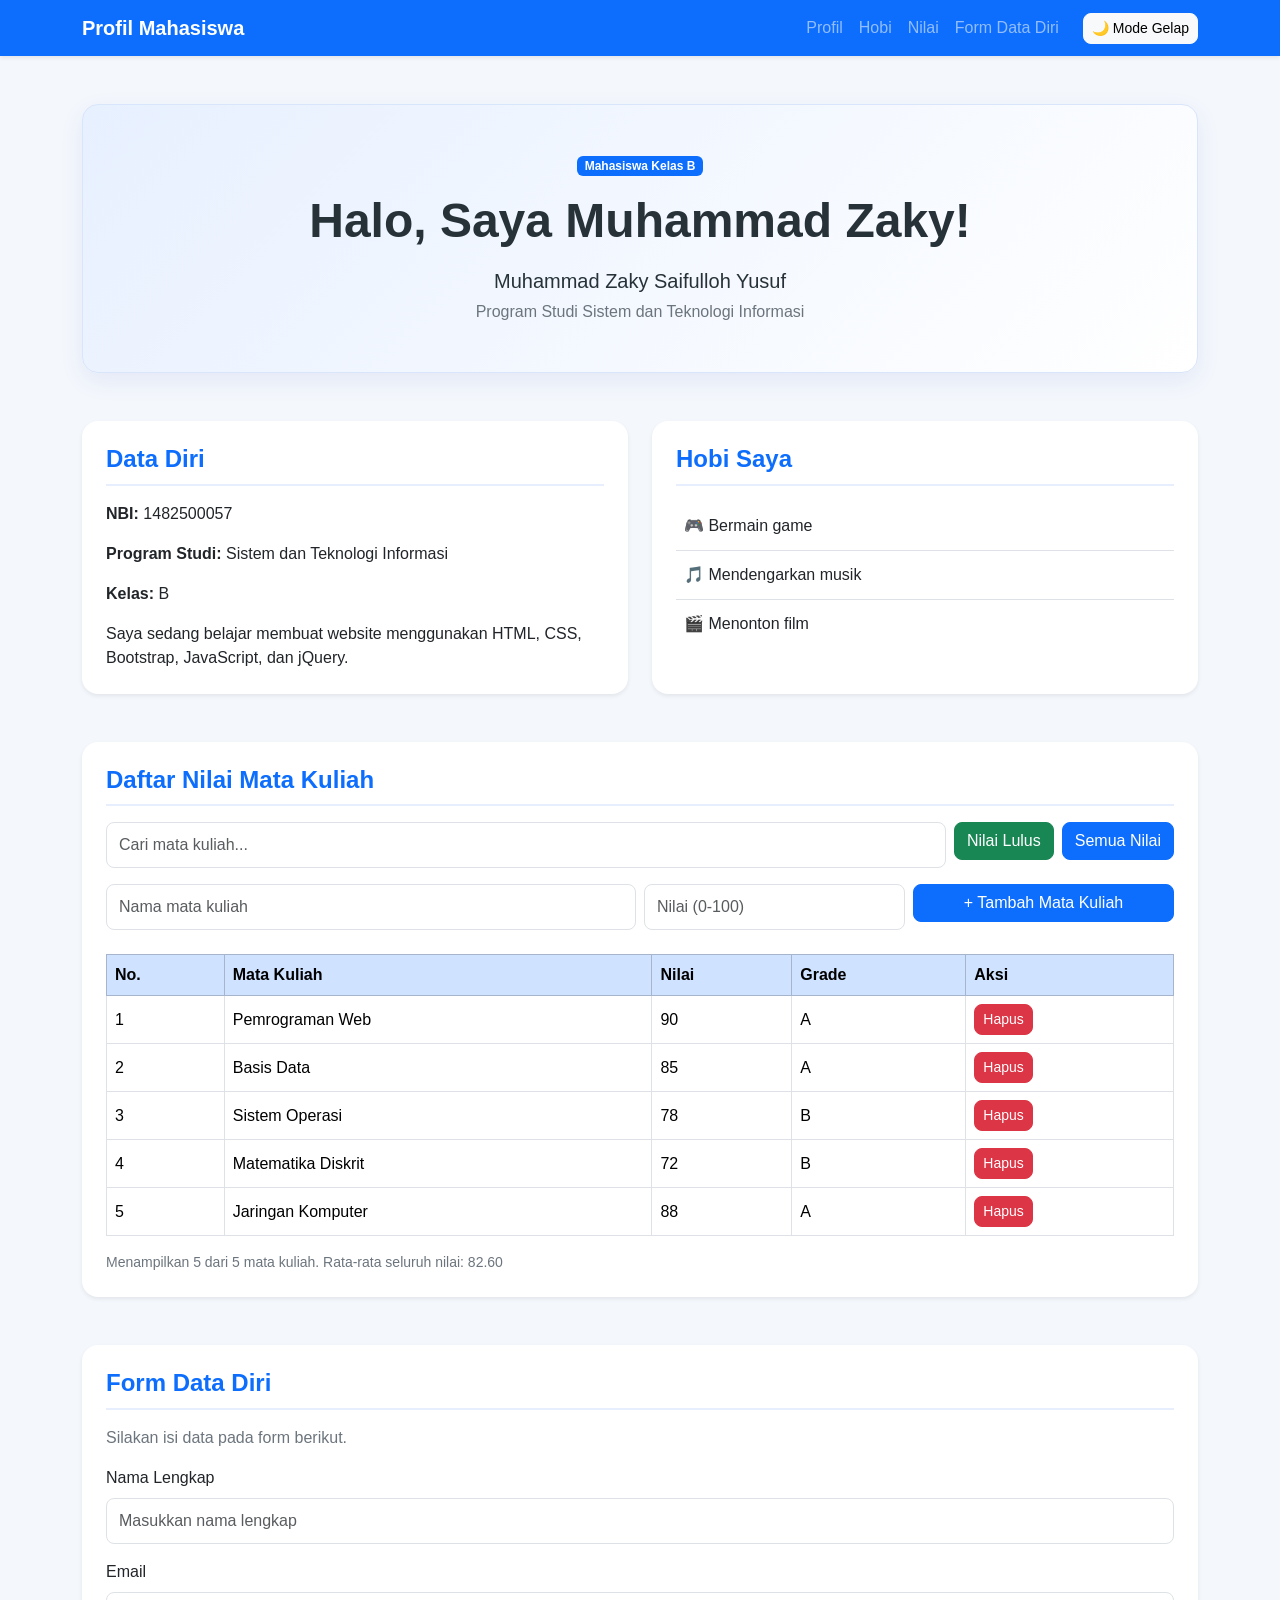
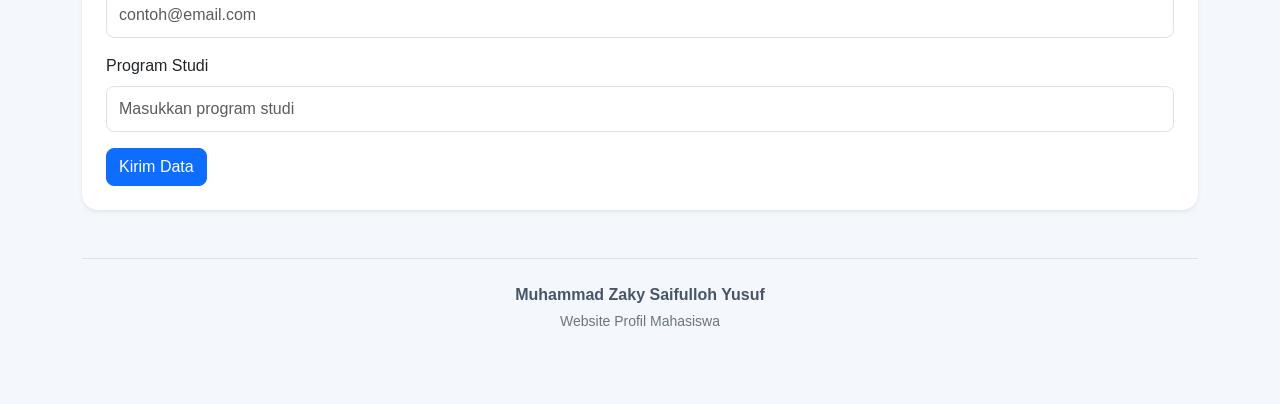
<file: index.html>
<!DOCTYPE html>
<html lang="id">
<head>
    <meta charset="UTF-8">
    <meta name="viewport" content="width=device-width, initial-scale=1.0">
    <title>Profil Mahasiswa</title>

    <link href="https://cdn.jsdelivr.net/npm/bootstrap@5.3.3/dist/css/bootstrap.min.css" rel="stylesheet">
    <link rel="stylesheet" href="style.css">
</head>
<body>

    <nav class="navbar navbar-expand-lg navbar-dark bg-primary sticky-top shadow-sm">
        <div class="container">
            <a class="navbar-brand fw-bold" href="#profil">Profil Mahasiswa</a>

            <button class="navbar-toggler" type="button"
                data-bs-toggle="collapse" data-bs-target="#menuNavigasi"
                aria-controls="menuNavigasi" aria-expanded="false"
                aria-label="Buka navigasi">
                <span class="navbar-toggler-icon"></span>
            </button>

            <div class="collapse navbar-collapse" id="menuNavigasi">
                <ul class="navbar-nav ms-auto align-items-lg-center">
                    <li class="nav-item"><a class="nav-link" href="#profil">Profil</a></li>
                    <li class="nav-item"><a class="nav-link" href="#hobi">Hobi</a></li>
                    <li class="nav-item"><a class="nav-link" href="#nilai">Nilai</a></li>
                    <li class="nav-item"><a class="nav-link" href="#kontak">Form Data Diri</a></li>
                    <li class="nav-item ms-lg-3">
                        <button type="button" id="btnTema" class="btn btn-light btn-sm mt-2 mt-lg-0">
                            🌙 Mode Gelap
                        </button>
                    </li>
                </ul>
            </div>
        </div>
    </nav>

    <main class="container py-5">

        <section id="profil" class="hero-section text-center p-5 mb-5 rounded-4">
            <span class="badge text-bg-primary mb-3">Mahasiswa Kelas B</span>
            <h1 class="display-5 fw-bold">Halo, Saya Muhammad Zaky!</h1>
            <p class="lead mt-3 mb-1">Muhammad Zaky Saifulloh Yusuf</p>
            <p class="text-secondary mb-0">Program Studi Sistem dan Teknologi Informasi</p>
        </section>

        <div class="row g-4 mb-5">
            <div class="col-md-6">
                <section class="card h-100 border-0 shadow-sm">
                    <div class="card-body p-4">
                        <h2 class="h4 fw-bold text-primary mb-3">Data Diri</h2>
                        <p><strong>NBI:</strong> 1482500057</p>
                        <p><strong>Program Studi:</strong> Sistem dan Teknologi Informasi</p>
                        <p><strong>Kelas:</strong> B</p>
                        <p class="mb-0">
                            Saya sedang belajar membuat website menggunakan
                            HTML, CSS, Bootstrap, JavaScript, dan jQuery.
                        </p>
                    </div>
                </section>
            </div>

            <div class="col-md-6" id="hobi">
                <section class="card h-100 border-0 shadow-sm">
                    <div class="card-body p-4">
                        <h2 class="h4 fw-bold text-primary mb-3">Hobi Saya</h2>
                        <ul class="list-group list-group-flush">
                            <li class="list-group-item">🎮 Bermain game</li>
                            <li class="list-group-item">🎵 Mendengarkan musik</li>
                            <li class="list-group-item">🎬 Menonton film</li>
                        </ul>
                    </div>
                </section>
            </div>
        </div>

        <section id="nilai" class="card border-0 shadow-sm mb-5">
            <div class="card-body p-4">
                <h2 class="h4 fw-bold text-primary mb-3">Daftar Nilai Mata Kuliah</h2>

                <div class="row g-2 mb-3">
                    <div class="col-md">
                        <input type="text" id="pencarian" class="form-control"
                            placeholder="Cari mata kuliah..." aria-label="Cari mata kuliah">
                    </div>
                    <div class="col-auto">
                        <button type="button" id="btnLulus" class="btn btn-success">
                            Nilai Lulus
                        </button>
                    </div>
                    <div class="col-auto">
                        <button type="button" id="btnSemua" class="btn btn-outline-primary active">
                            Semua Nilai
                        </button>
                    </div>
                </div>

                <form id="formMataKuliah" class="row g-2 mb-4">
                    <div class="col-md-6">
                        <input type="text" id="namaMatkul" class="form-control"
                            placeholder="Nama mata kuliah" required>
                    </div>
                    <div class="col-md-3">
                        <input type="number" id="nilaiMatkul" class="form-control"
                            placeholder="Nilai (0-100)" min="0" max="100" step="1" required>
                    </div>
                    <div class="col-md-3">
                        <button type="submit" class="btn btn-primary w-100">
                            + Tambah Mata Kuliah
                        </button>
                    </div>
                </form>

                <div class="table-responsive">
                    <table class="table table-hover table-bordered align-middle">
                        <thead class="table-primary">
                            <tr>
                                <th>No.</th>
                                <th>Mata Kuliah</th>
                                <th>Nilai</th>
                                <th>Grade</th>
                                <th>Aksi</th>
                            </tr>
                        </thead>
                        <tbody id="nilai-body"></tbody>
                    </table>
                </div>

                <p id="jumlahData" class="text-secondary small mt-3 mb-0"></p>
            </div>
        </section>

        <section id="kontak" class="card border-0 shadow-sm mb-5">
            <div class="card-body p-4">
                <h2 class="h4 fw-bold text-primary mb-3">Form Data Diri</h2>
                <p class="text-secondary">Silakan isi data pada form berikut.</p>

                <form id="formDataDiri" novalidate>
                    <div class="mb-3">
                        <label for="nama" class="form-label">Nama Lengkap</label>
                        <input type="text" id="nama" class="form-control"
                            placeholder="Masukkan nama lengkap">
                    </div>

                    <div class="mb-3">
                        <label for="email" class="form-label">Email</label>
                        <input type="email" id="email" class="form-control"
                            placeholder="contoh@email.com">
                    </div>

                    <div class="mb-3">
                        <label for="prodi" class="form-label">Program Studi</label>
                        <input type="text" id="prodi" class="form-control"
                            placeholder="Masukkan program studi">
                    </div>

                    <button type="submit" class="btn btn-primary">Kirim Data</button>
                    <div id="pesanForm" class="pesan-form" role="status"
                        aria-live="polite" hidden></div>
                </form>
            </div>
        </section>

        <footer class="text-center py-4 border-top">
            <p class="mb-1 fw-semibold">Muhammad Zaky Saifulloh Yusuf</p>
            <p class="text-secondary small mb-0">Website Profil Mahasiswa</p>
        </footer>

    </main>

    <script src="https://cdn.jsdelivr.net/npm/bootstrap@5.3.3/dist/js/bootstrap.bundle.min.js"></script>
    <script src="https://code.jquery.com/jquery-3.7.1.min.js"></script>
    <script src="script.js"></script>
    <script src="jquery.js"></script>
</body>
</html>
</file>
<file: style.css>
body {
    font-family: Arial, sans-serif;
    background-color: #f4f7fc;
    color: #263238;
    margin: 0;
    transition: background-color 0.3s, color 0.3s;
}

.hero-section {
    background: linear-gradient(135deg, #e7f0ff, #ffffff);
    border: 1px solid #d8e5fa;
    box-shadow: 0 8px 25px rgba(30, 64, 175, 0.08);
}

.card {
    border-radius: 16px;
    transition: transform 0.2s ease, background-color 0.3s;
}

.card:hover {
    transform: translateY(-3px);
}

.card h2 {
    padding-bottom: 10px;
    border-bottom: 2px solid #e7efff;
}

.list-group-item {
    padding: 12px 8px;
    background-color: transparent;
}

.table {
    margin-bottom: 0;
}

.table thead th {
    white-space: nowrap;
}

.form-control {
    padding: 10px 12px;
    border-radius: 8px;
}

.form-control:focus {
    border-color: #86b7fe;
    box-shadow: 0 0 0 0.2rem rgba(13, 110, 253, 0.15);
}

.btn {
    border-radius: 8px;
    font-weight: 500;
    transition: transform 0.2s ease;
}

.btn:hover {
    transform: translateY(-1px);
}

.pesan-form {
    margin-top: 15px;
    padding: 10px;
    border-radius: 8px;
}

.pesan-sukses {
    background-color: #d1e7dd;
    color: #0f5132;
    border: 1px solid #badbcc;
}

.pesan-error {
    background-color: #f8d7da;
    color: #842029;
    border: 1px solid #f5c2c7;
}

footer {
    color: #475569;
}

body.mode-gelap {
    background-color: #121826;
    color: #e5e7eb;
}

body.mode-gelap .hero-section {
    background: linear-gradient(135deg, #1e293b, #182235);
    border-color: #334155;
}

body.mode-gelap .card {
    background-color: #1e293b;
    color: #e5e7eb;
}

body.mode-gelap .card h2 {
    border-color: #334155;
}

body.mode-gelap .list-group-item {
    color: #e5e7eb;
    border-color: #334155;
}

body.mode-gelap .form-control {
    background-color: #111827;
    color: #e5e7eb;
    border-color: #475569;
}

body.mode-gelap .form-control::placeholder {
    color: #9ca3af;
}

body.mode-gelap .table {
    --bs-table-bg: #1e293b;
    --bs-table-color: #e5e7eb;
    --bs-table-border-color: #475569;
    --bs-table-hover-bg: #334155;
    --bs-table-hover-color: #ffffff;
}

body.mode-gelap .table-primary {
    --bs-table-bg: #1d4ed8;
    --bs-table-color: #ffffff;
    --bs-table-border-color: #475569;
}

body.mode-gelap footer {
    color: #cbd5e1;
    border-color: #475569 !important;
}

body.mode-gelap .text-secondary {
    color: #cbd5e1 !important;
}

@media (max-width: 576px) {
    main.container {
        padding-top: 25px !important;
    }

    .hero-section {
        padding: 30px 18px !important;
    }

    .hero-section h1 {
        font-size: 1.8rem;
    }

    #btnLulus,
    #btnSemua {
        width: 100%;
    }

    .row.g-2.mb-3 > .col-auto {
        flex: 1 1 100%;
    }
}
</file>
